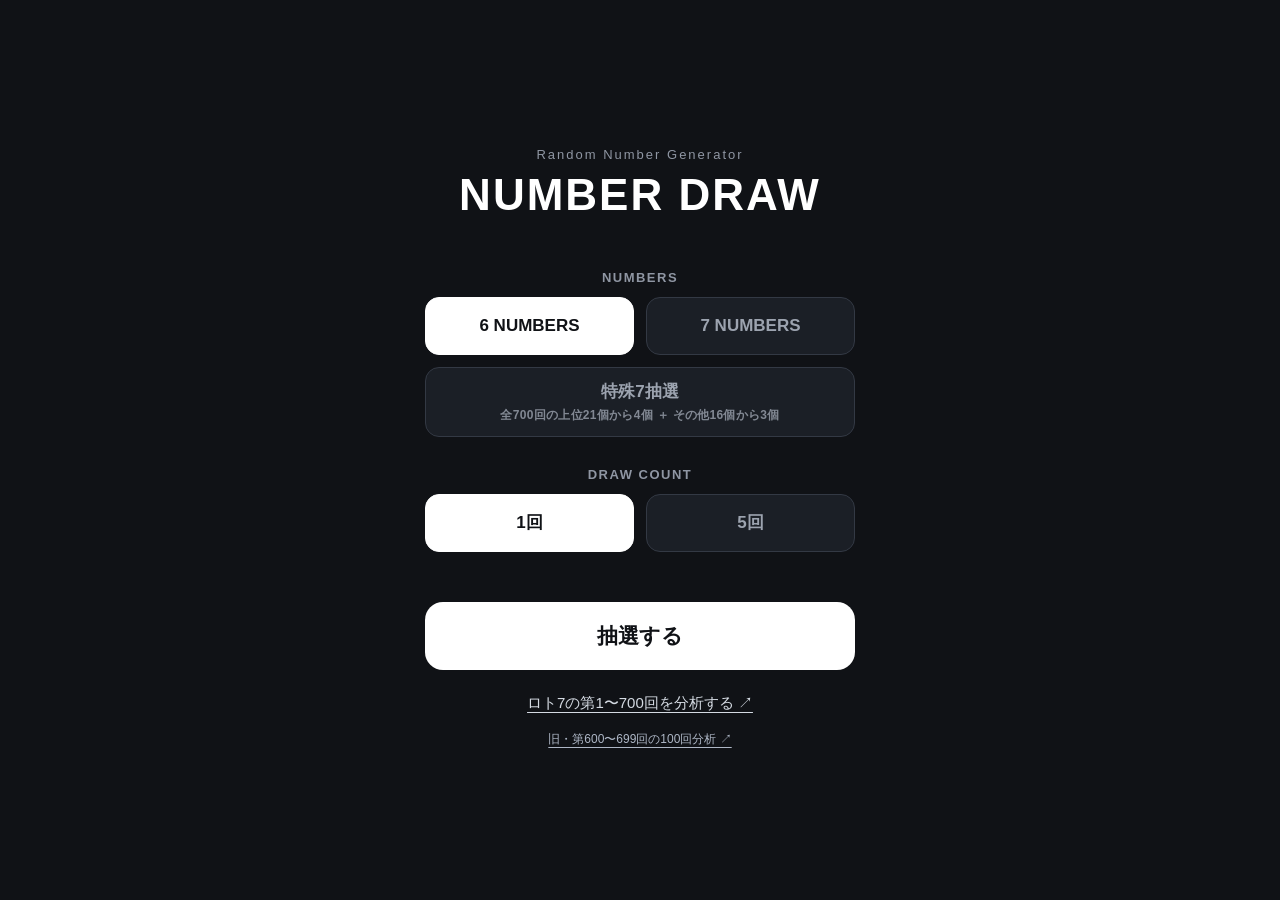
<file: index.html>
<!DOCTYPE html>
<html lang="ja">
<head>
  <meta charset="UTF-8">
  <meta name="viewport" content="width=device-width, initial-scale=1.0">
  <meta name="theme-color" content="#101216">
  <meta name="apple-mobile-web-app-capable" content="yes">

  <title>NUMBER DRAW</title>

  <link rel="manifest" href="manifest.json">
  <link rel="stylesheet" href="style.css">
  <!-- 追加した特殊7のスタイル。既存 style.css は変更しません -->
  <style>
    #top-screen { overflow-y: auto; }
    #top-screen .top-content { margin: auto 0; }
    .special-mode-button {
      grid-column: 1 / -1;
      min-height: 70px;
      display: flex;
      flex-direction: column;
      align-items: center;
      justify-content: center;
      gap: 4px;
      padding: 9px 12px;
    }
    .special-mode-button .mode-subtitle {
      font-size: 12px;
      font-weight: 600;
      letter-spacing: .025em;
      opacity: .8;
    }
    .special-result-note {
      font-size: 12px;
      color: #aeb7c6;
      margin: 7px 0 0;
    }
    .result-number.special-top-number { color: #83d4bc; }
    @media (max-height: 700px) {
      .special-mode-button { min-height: 62px; }
    }
  </style>
</head>

<body>

  <main id="app">

    <!-- =========================
         TOP SCREEN
    ========================== -->

    <section id="top-screen" class="screen active">

      <div class="top-content">

        <div class="title-area">
          <p class="sub-title">Random Number Generator</p>
          <h1>NUMBER DRAW</h1>
        </div>

        <div class="setting-block">
          <p class="setting-title">NUMBERS</p>

          <div class="choice-row">

            <button
              class="choice-button mode-button active"
              data-mode="6"
            >
              6 NUMBERS
            </button>

            <button
              class="choice-button mode-button"
              data-mode="7"
            >
              7 NUMBERS
            </button>

            <button
              class="choice-button mode-button special-mode-button"
              type="button"
              data-mode="special7"
              aria-label="特殊7抽選。第1回から第700回のランキング上位21個から4個、その他16個から3個"
            >
              <span>特殊7抽選</span>
              <span class="mode-subtitle">全700回の上位21個から4個 ＋ その他16個から3個</span>
            </button>

          </div>
        </div>

        <div class="setting-block">
          <p class="setting-title">DRAW COUNT</p>

          <div class="choice-row">

            <button
              class="choice-button count-button active"
              data-count="1"
            >
              1回
            </button>

            <button
              class="choice-button count-button"
              data-count="5"
            >
              5回
            </button>

          </div>
        </div>

        <button id="draw-button">
          抽選する
        </button>

        <!-- 固定の過去統計を閲覧するためのリンク。抽せんロジックには影響しません。 -->
        <a href="stats700.html" style="display:block;width:100%;text-align:center;margin-top:14px;padding:10px;color:#d4dae2;text-decoration:underline;text-underline-offset:4px;font-size:15px;">
          ロト7の第1〜700回を分析する ↗
        </a>
        <a href="stats.html" style="display:block;width:100%;text-align:center;margin-top:2px;padding:6px;color:#aeb7c6;text-decoration:underline;text-underline-offset:4px;font-size:12px;">
          旧・第600〜699回の100回分析 ↗
        </a>

      </div>

    </section>


    <!-- =========================
         DRAWING SCREEN
    ========================== -->

    <section id="drawing-screen" class="screen">

      <div class="drawing-content">

        <p class="drawing-label">
          DRAWING
        </p>

        <div id="drawing-text">
          抽選中...
        </div>

      </div>

    </section>


    <!-- =========================
         RESULT SCREEN
    ========================== -->

    <section id="result-screen" class="screen">

      <div class="result-content">

        <div class="result-header">

          <p class="sub-title">
            Random Number Generator
          </p>

          <h2>RESULT</h2>
          <p id="result-mode-label">
            NUMBER 6
          </p>
          <p id="special-result-note" class="special-result-note" hidden>
            緑色の4個は、全700回の上位21個から選ばれた数字です
          </p>

        </div>

        <div id="result-list"></div>

        <div class="result-buttons">

          <button id="again-button">
            もう一度抽選
          </button>

          <button id="top-button">
            トップへ
          </button>

        </div>

      </div>

    </section>

  </main>

  <script src="app.js"></script>

</body>
</html>
</file>
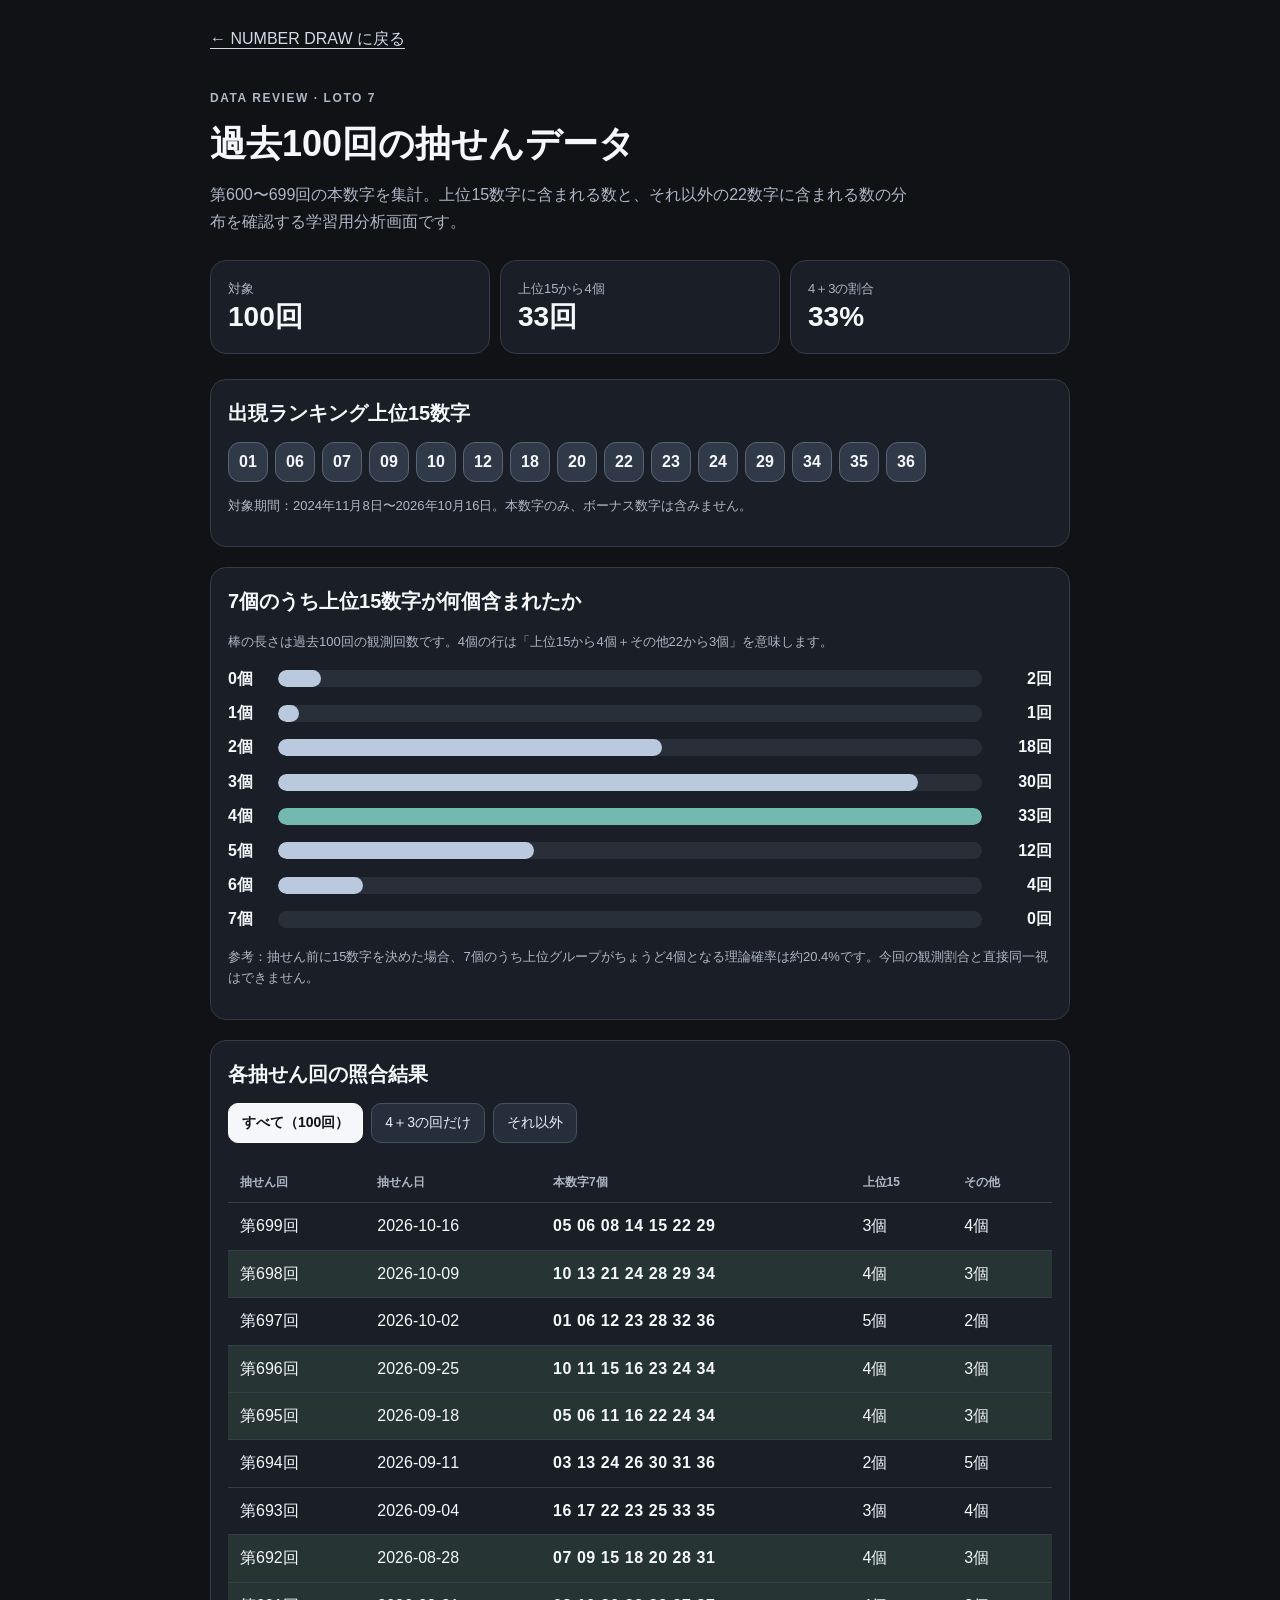
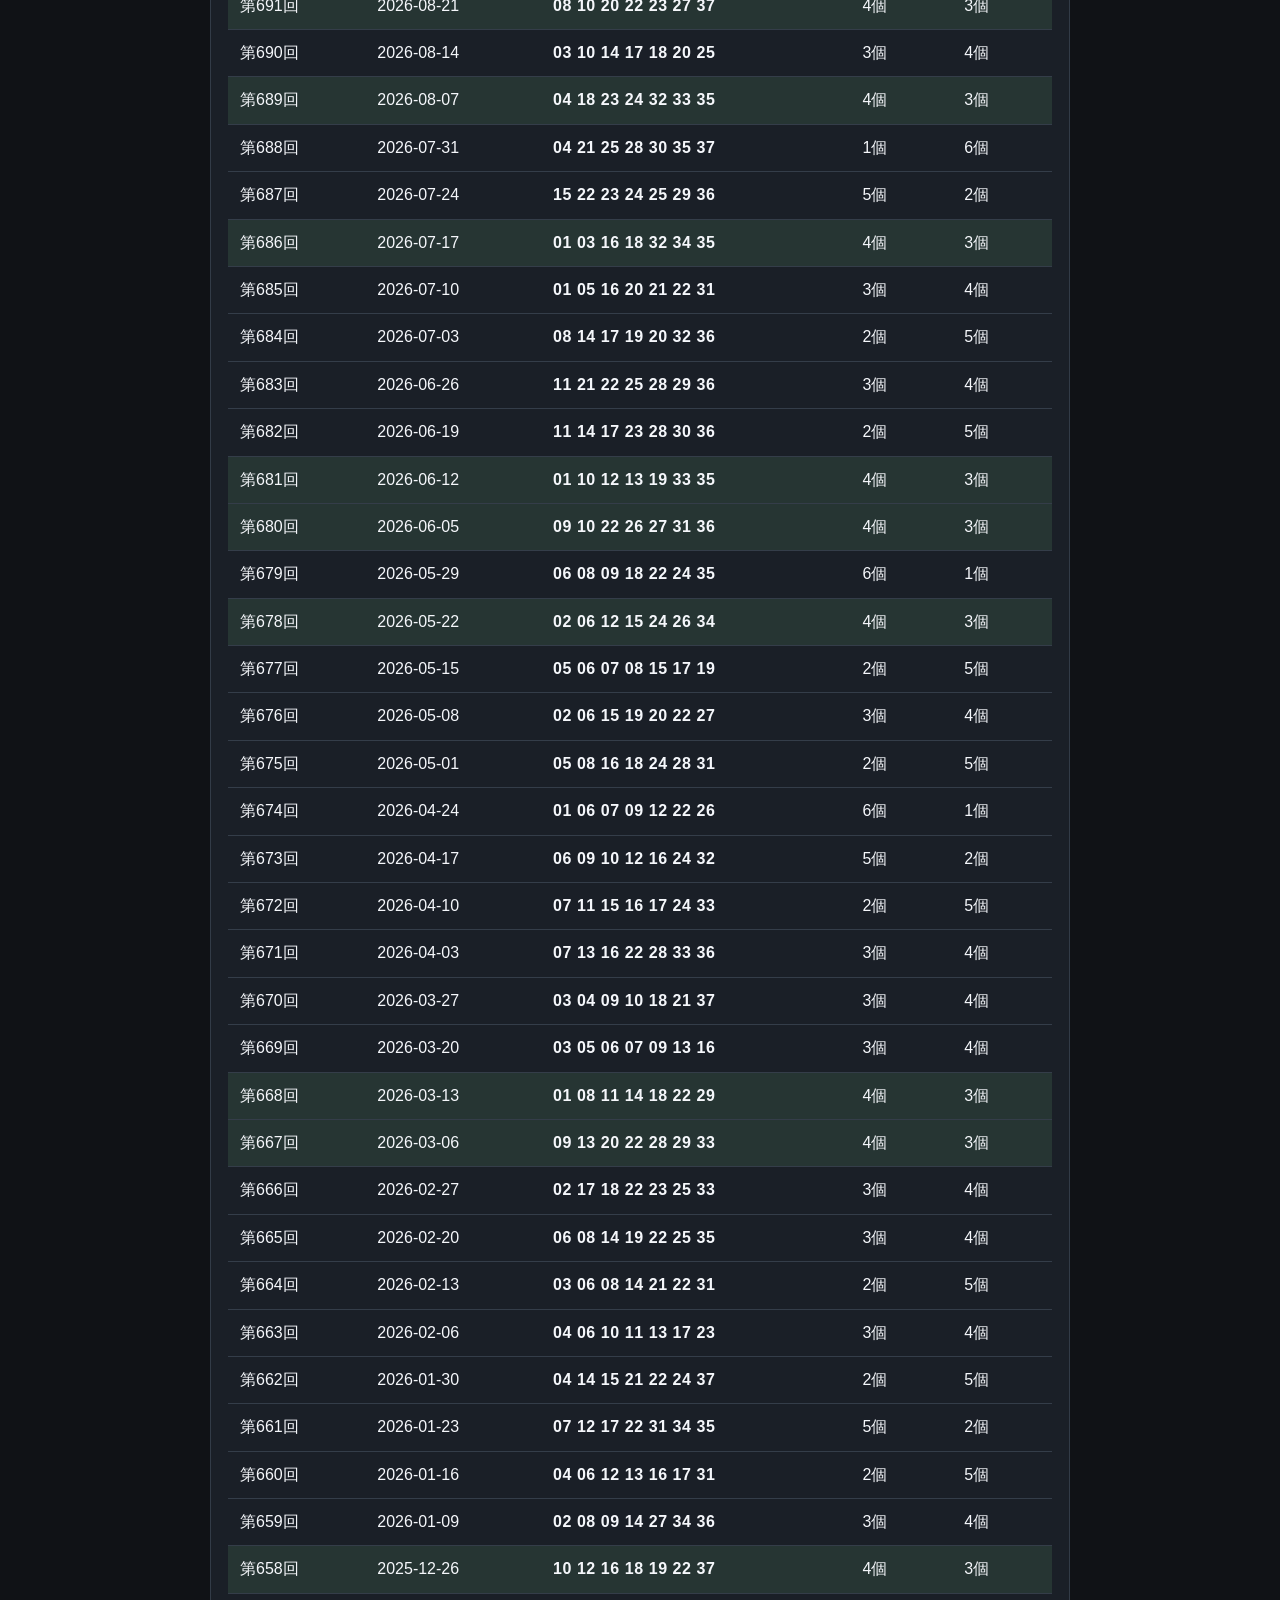
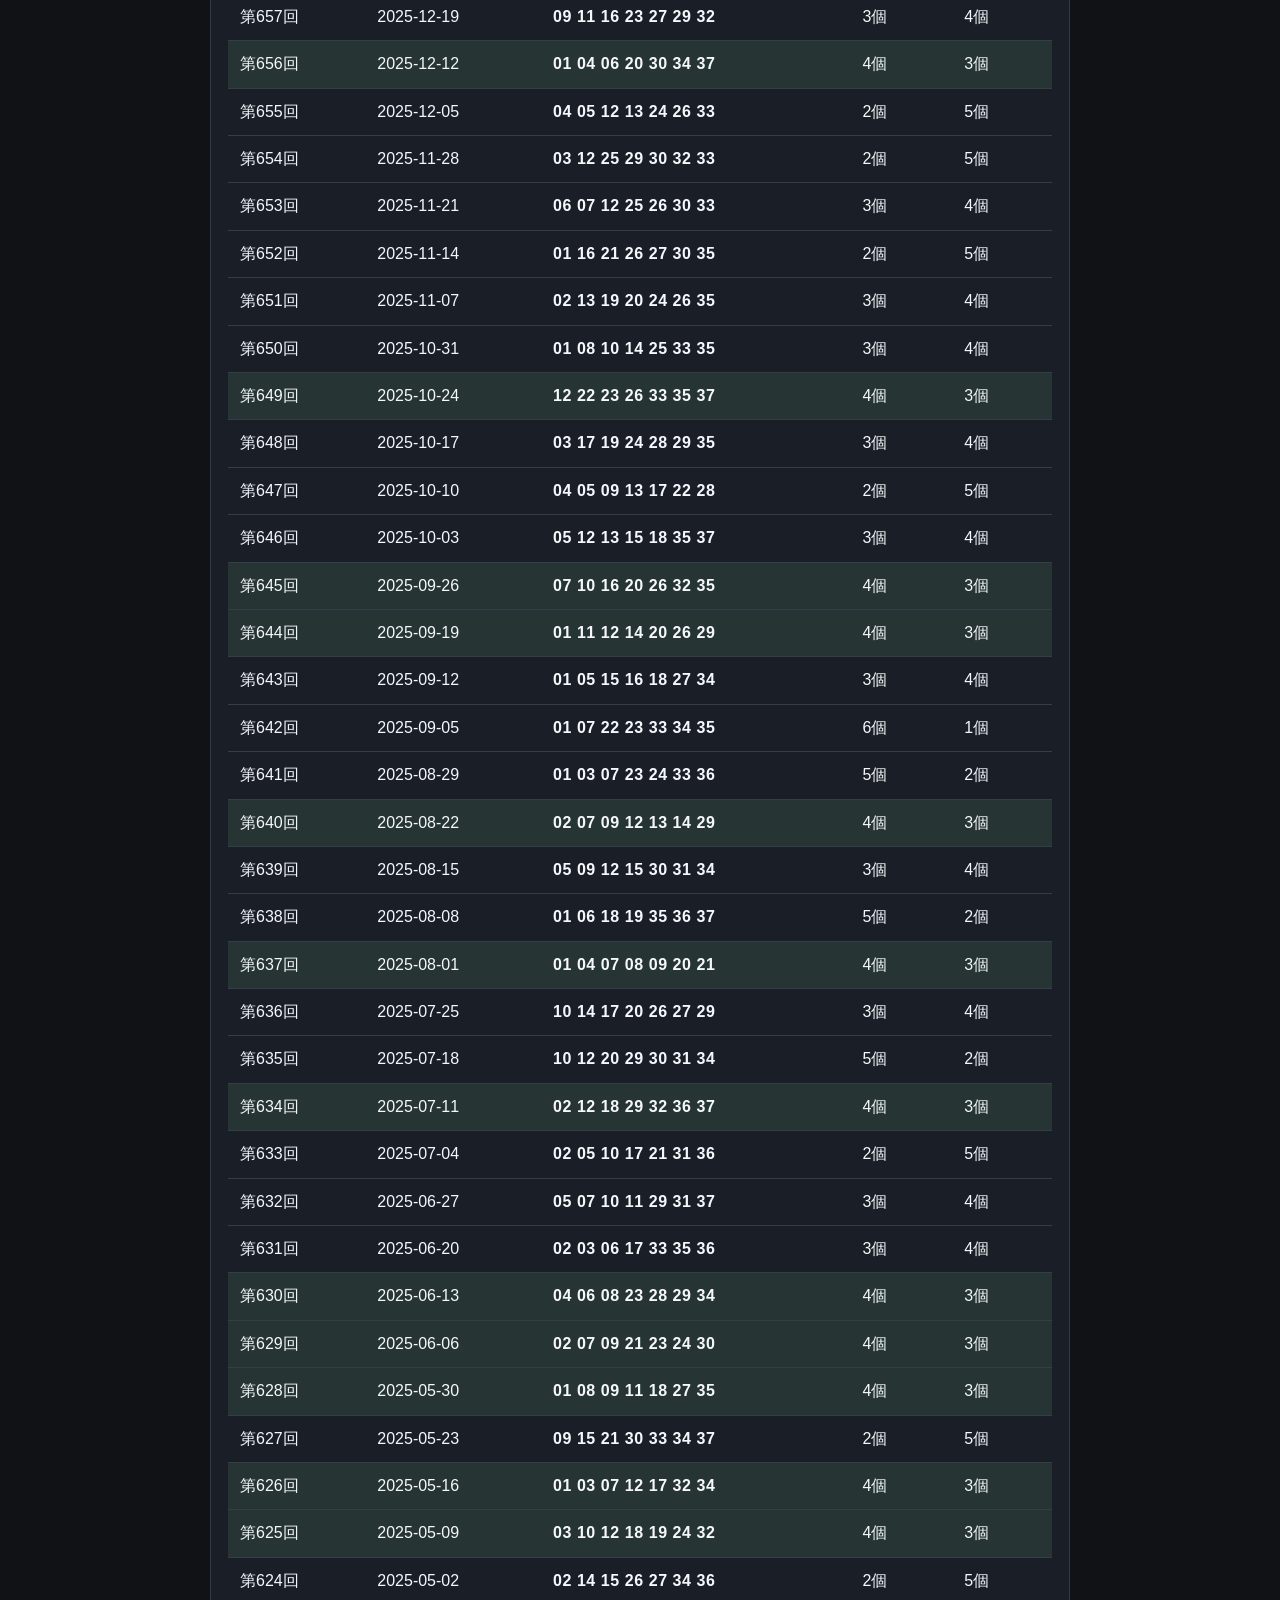
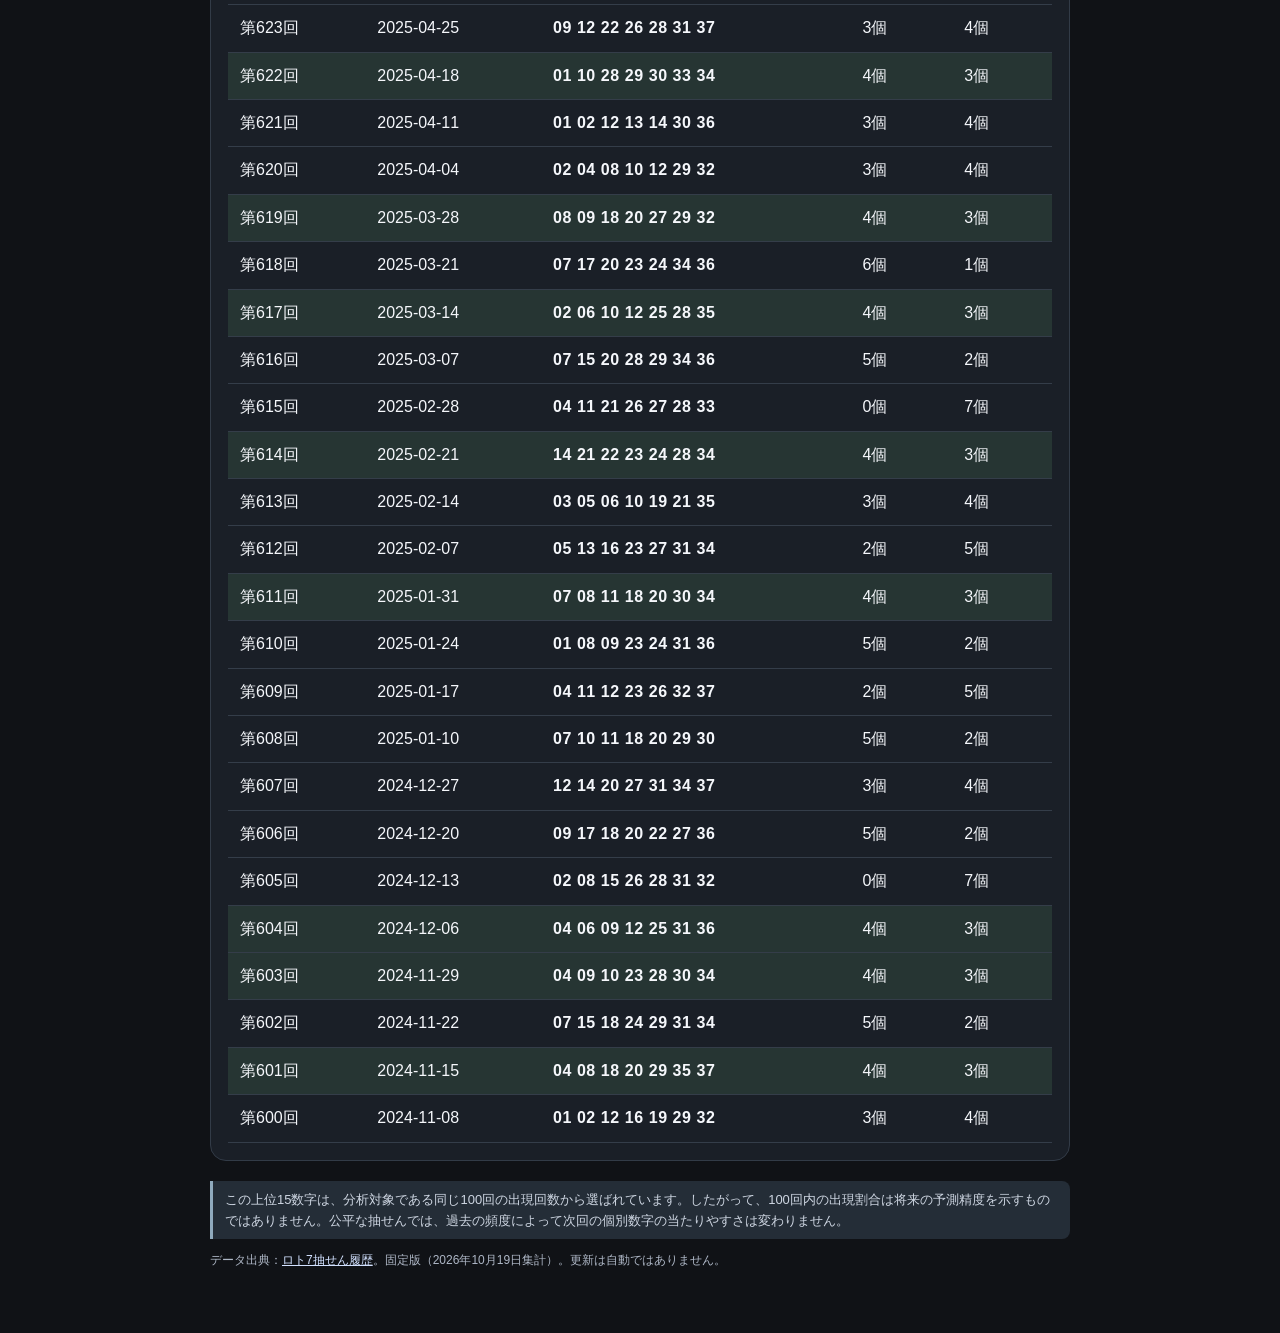
<file: stats.html>
<!DOCTYPE html>
<html lang="ja">
<head>
<meta charset="UTF-8">
<meta name="viewport" content="width=device-width, initial-scale=1.0">
<meta name="theme-color" content="#101216">
<meta name="apple-mobile-web-app-capable" content="yes">
<link rel="manifest" href="manifest.json">
<title>過去100回の統計 | NUMBER DRAW</title>
<style>
*{box-sizing:border-box}html{color-scheme:dark}body{margin:0;background:#101216;color:#f5f7fb;font-family:-apple-system,BlinkMacSystemFont,'Segoe UI',sans-serif;line-height:1.65}
main{max-width:900px;margin:auto;padding:26px 20px 50px}.back{color:#d2d9e4;display:inline-block;margin-bottom:25px;text-underline-offset:4px}.eyebrow{color:#aeb7c6;letter-spacing:.13em;font-size:12px;font-weight:800}h1{font-size:clamp(24px,5.4vw,36px);margin:5px 0 6px;line-height:1.25}h2{font-size:20px;margin:0 0 12px}.muted{color:#aeb7c6}.intro{max-width:710px}.tiles{display:grid;grid-template-columns:repeat(3,1fr);gap:10px;margin:25px 0}.tile,.panel{border:1px solid #323b47;background:#1a1f27;border-radius:16px;padding:17px}.tile span{font-size:13px;color:#acb6c5;display:block}.tile strong{font-size:28px;display:block;line-height:1.3;font-variant-numeric:tabular-nums}.panel{margin:15px 0 20px}.balls{display:flex;flex-wrap:wrap;gap:7px;margin:10px 0}.ball{display:inline-flex;align-items:center;justify-content:center;width:40px;height:40px;border-radius:12px;background:#303947;border:1px solid #596475;font-weight:800;font-variant-numeric:tabular-nums}.small{font-size:13px}.filters{display:flex;gap:8px;align-items:center;flex-wrap:wrap;margin:12px 0 20px}.filters button{border:1px solid #445064;background:#262e3b;color:#e6edfc;border-radius:10px;padding:10px 13px;font-size:14px;cursor:pointer}.filters button[aria-pressed="true"]{background:#f5f7fb;color:#101216;border-color:#fff;font-weight:800}.bar-grid{display:grid;grid-template-columns:38px 1fr 58px;gap:8px 12px;align-items:center}.bar-track{height:17px;background:#292f39;border-radius:9px;overflow:hidden}.bar-fill{height:100%;background:#bbc9de;border-radius:9px}.bar-fill.highlight{background:#74b9b0}.bar-label,.bar-count{font-variant-numeric:tabular-nums;font-weight:700}.bar-count{text-align:right}.table-wrap{overflow-x:auto}table{border-collapse:collapse;width:100%;font-variant-numeric:tabular-nums}th,td{padding:10px 12px;border-bottom:1px solid #343d49;text-align:left}th{color:#aeb7c6;font-size:12px;font-weight:700}td.nums{font-weight:800;white-space:nowrap;letter-spacing:.035em}tr.highlight{background:#263533}.hint{border-left:3px solid #8faabd;padding:8px 12px;color:#ced6e2;font-size:13px;background:#242d37;border-radius:0 8px 8px 0;margin-top:20px}.foot{font-size:12px;color:#aeb7c6;overflow-wrap:anywhere}a{color:#d2e1ff}select{background:#272e39;color:#fff;border:1px solid #5b6572;padding:10px;border-radius:10px;font-size:15px}
@media(max-width:600px){main{padding:22px 14px 40px}.tile{padding:12px}.tiles{gap:7px}.tile strong{font-size:23px}.tile span{font-size:11px}.panel{padding:14px}th,td{padding:9px 8px;font-size:13px}.ball{width:38px;height:38px}}
</style>
</head>
<body>
<main>
 <a class="back" href="index.html">← NUMBER DRAW に戻る</a>
 <p class="eyebrow">DATA REVIEW · LOTO 7</p>
 <h1>過去100回の抽せんデータ</h1>
 <p class="intro muted">第600〜699回の本数字を集計。上位15数字に含まれる数と、それ以外の22数字に含まれる数の分布を確認する学習用分析画面です。</p>
 <div class="tiles">
   <div class="tile"><span>対象</span><strong>100回</strong></div>
   <div class="tile"><span>上位15から4個</span><strong id="match-count">—</strong></div>
   <div class="tile"><span>4＋3の割合</span><strong id="match-percent">—</strong></div>
 </div>
 <section class="panel">
   <h2>出現ランキング上位15数字</h2>
   <div id="top-balls" class="balls" aria-label="上位15数字"></div>
   <p class="muted small">対象期間：2024年11月8日〜2026年10月16日。本数字のみ、ボーナス数字は含みません。</p>
 </section>
 <section class="panel">
   <h2>7個のうち上位15数字が何個含まれたか</h2>
   <p class="muted small">棒の長さは過去100回の観測回数です。4個の行は「上位15から4個＋その他22から3個」を意味します。</p>
   <div id="histogram" class="bar-grid" role="img" aria-label="上位15数字の含有個数別、抽せん100回の分布"></div>
   <p id="expected" class="muted small"></p>
 </section>
 <section class="panel">
   <h2>各抽せん回の照合結果</h2>
   <div class="filters" role="group" aria-label="抽せん結果の絞り込み">
     <button type="button" data-filter="all" aria-pressed="true">すべて（100回）</button>
     <button type="button" data-filter="four" aria-pressed="false">4＋3の回だけ</button>
     <button type="button" data-filter="other" aria-pressed="false">それ以外</button>
   </div>
   <div class="table-wrap"><table><thead><tr><th>抽せん回</th><th>抽せん日</th><th>本数字7個</th><th>上位15</th><th>その他</th></tr></thead><tbody id="history"></tbody></table></div>
 </section>
 <div class="hint">この上位15数字は、分析対象である同じ100回の出現回数から選ばれています。したがって、100回内の出現割合は将来の予測精度を示すものではありません。公平な抽せんでは、過去の頻度によって次回の個別数字の当たりやすさは変わりません。</div>
 <p class="foot">データ出典：<a href="https://kujishirube.info/loto7/history/" target="_blank" rel="noopener noreferrer">ロト7抽せん履歴</a>。固定版（2026年10月19日集計）。更新は自動ではありません。</p>
</main>
<script src="stats.js"></script>
<script>if('serviceWorker' in navigator)window.addEventListener('load',()=>navigator.serviceWorker.register('./sw.js',{scope:'./'}).catch(()=>{}));</script>
</body>
</html>
</file>
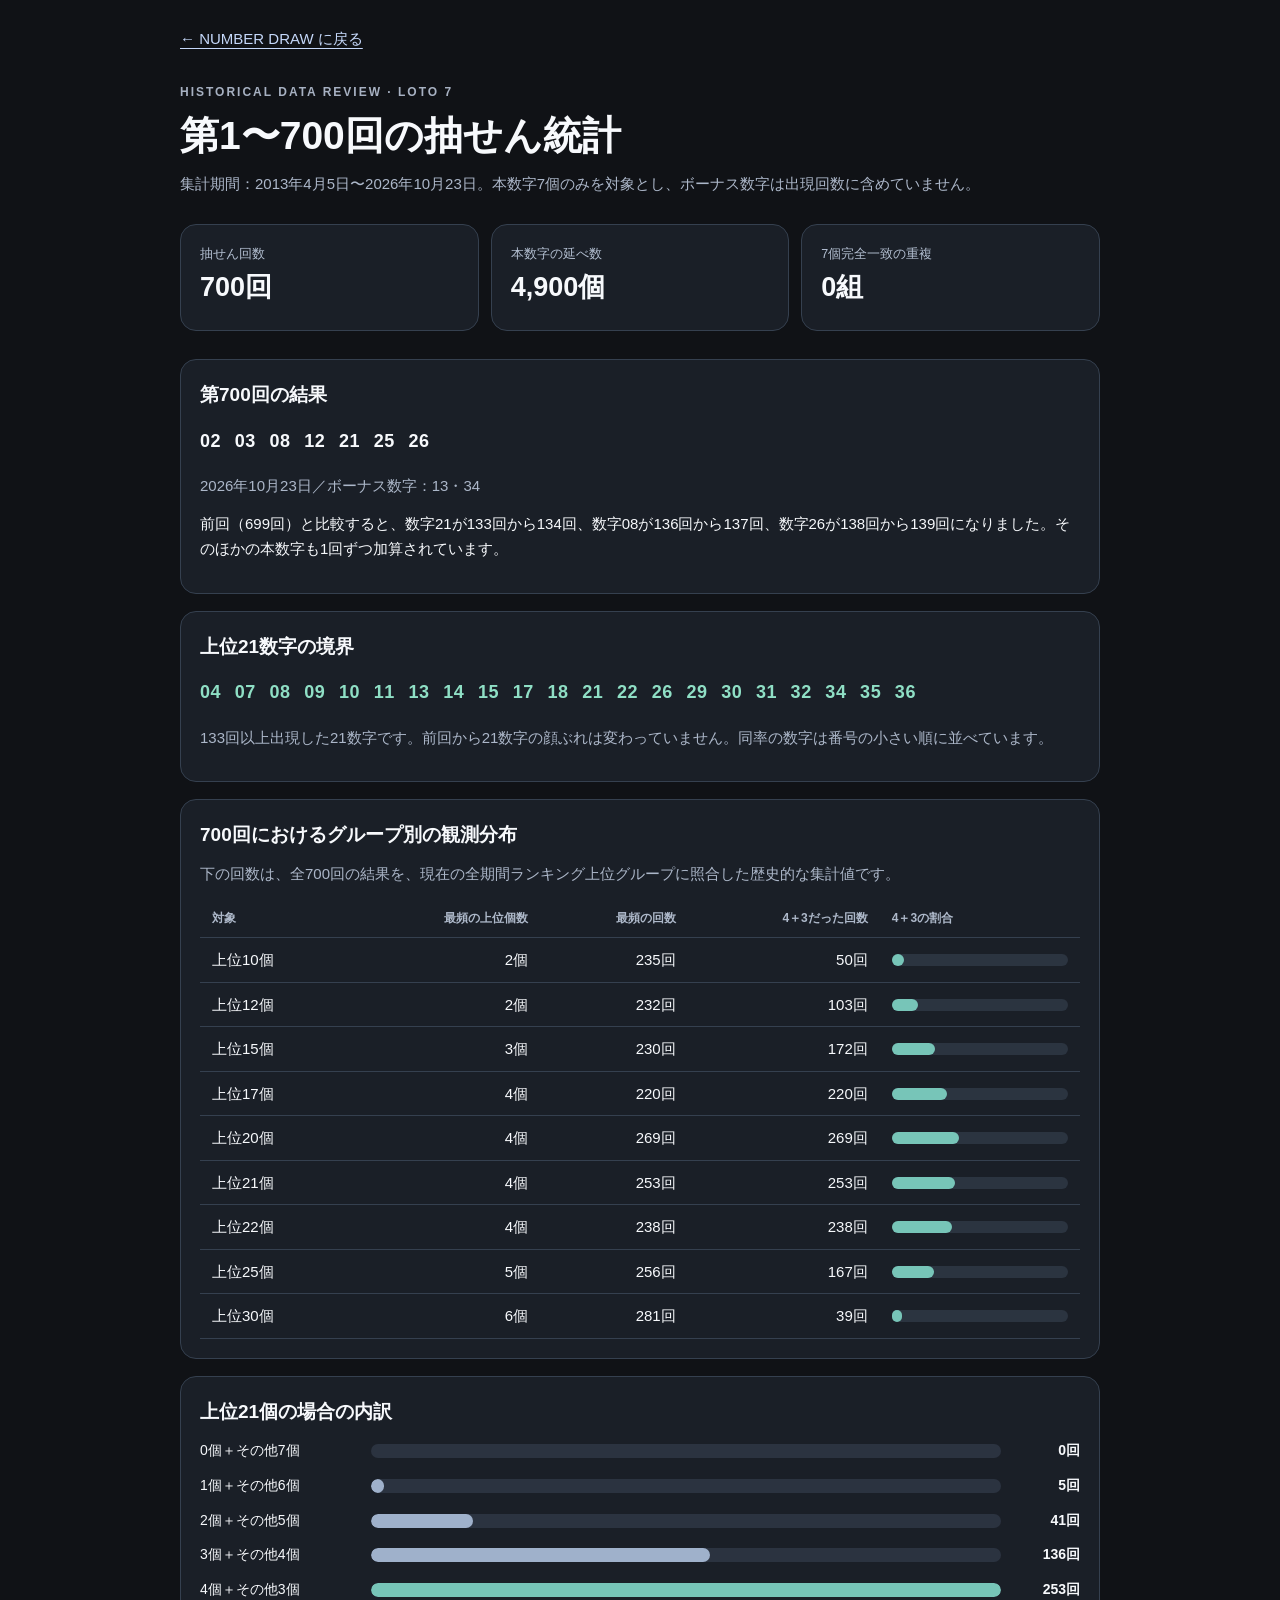
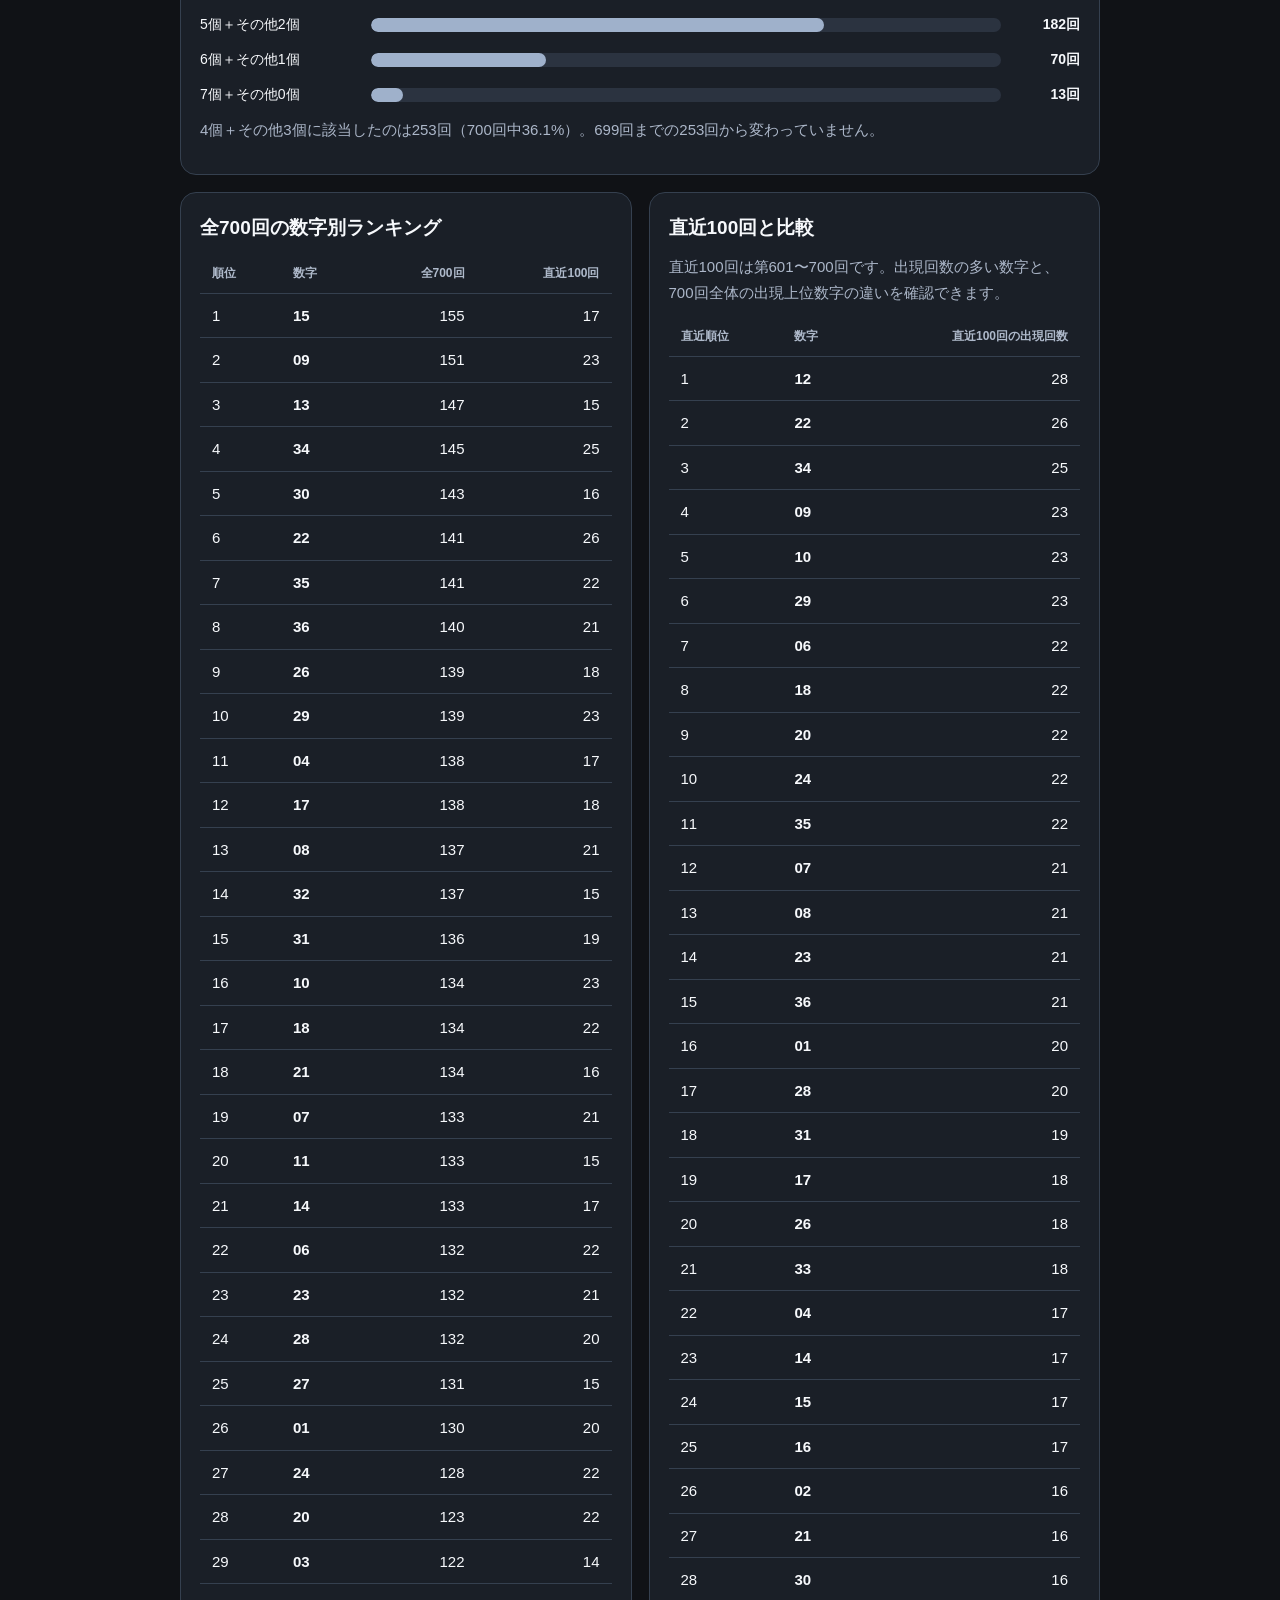
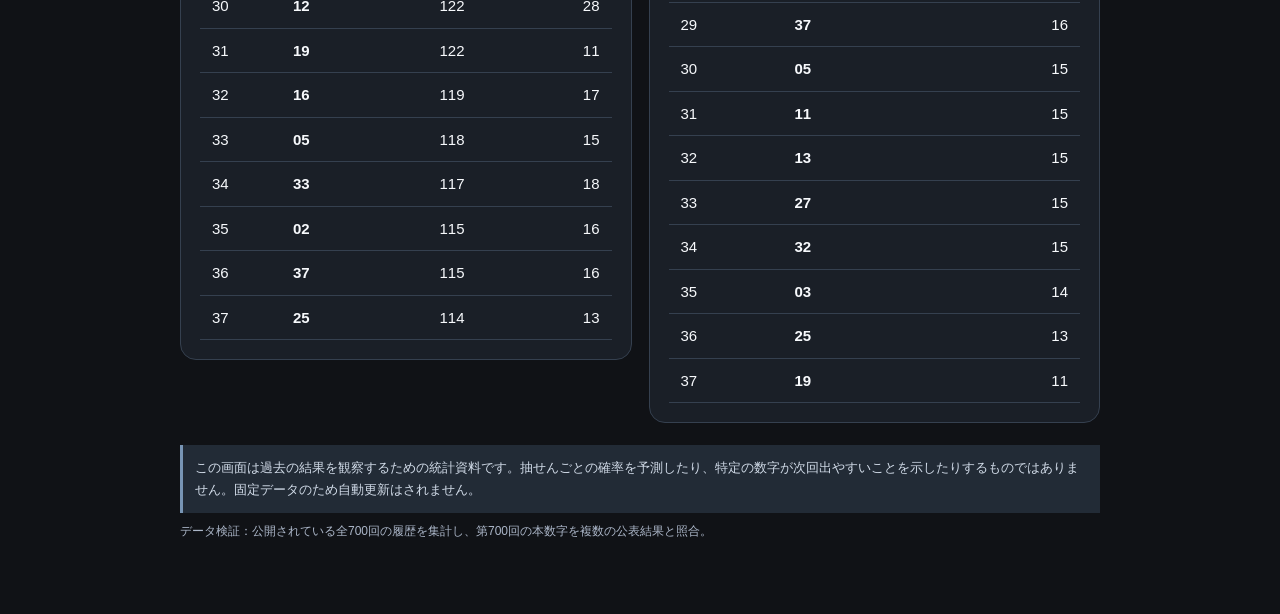
<file: stats700.html>
<!DOCTYPE html>
<html lang="ja"><head><meta charset="utf-8"><meta name="viewport" content="width=device-width,initial-scale=1">
<meta name="theme-color" content="#101216"><meta name="apple-mobile-web-app-capable" content="yes">
<link rel="manifest" href="manifest.json"><title>ロト7 第1〜700回の統計 | NUMBER DRAW</title>
<style>
:root{color-scheme:dark}*{box-sizing:border-box}body{margin:0;background:#101216;color:#f7f9fc;font:15px/1.7 -apple-system,BlinkMacSystemFont,'Segoe UI',sans-serif}main{max-width:960px;margin:auto;padding:26px 20px 60px}a{color:#c5d8fa;text-underline-offset:4px}.back{display:inline-block;margin-bottom:30px}.kicker{letter-spacing:2px;color:#a7b1c2;font-size:12px;font-weight:800}h1{font-size:clamp(27px,5vw,39px);line-height:1.25;margin:10px 0}h2{font-size:19px;margin:0 0 10px}p{margin:8px 0 12px}.muted{color:#acb7c9}.cards{display:grid;grid-template-columns:repeat(3,minmax(0,1fr));gap:12px;margin:28px 0}.card,.panel{background:#1a1f27;border:1px solid #35404f;border-radius:16px;padding:19px}.card small{display:block;color:#b3bfd1}.card strong{display:block;font-size:27px;font-variant-numeric:tabular-nums}.panel{margin-top:17px}.highlight{color:#8fdfc5}.nums{word-spacing:.45em;letter-spacing:.03em;line-height:2.2;font-size:18px;font-weight:800}.distline{display:grid;grid-template-columns:160px 1fr 68px;align-items:center;gap:11px;margin:11px 0;font-size:14px}.distline strong{text-align:right;font-variant-numeric:tabular-nums}.track{height:14px;border-radius:7px;background:#2b3340;overflow:hidden}.fill{height:100%;background:#9fb1cb;border-radius:7px}.fill.selected{background:#77c5b8}table{border-collapse:collapse;width:100%;font-variant-numeric:tabular-nums}td,th{border-bottom:1px solid #35404f;padding:9px 12px;text-align:left}th{color:#aeb9ca;font-size:12px}td.num,.num{text-align:right}td.number{font-weight:800}.tables{display:grid;grid-template-columns:1fr 1fr;gap:17px;align-items:start}.tablewrap{overflow:auto}.bar{width:100%;height:12px;border-radius:10px;background:#2b3440;min-width:90px}.bar>div{height:100%;background:#77c5b8;border-radius:10px}.foot{border-left:3px solid #7895b5;padding:12px;background:#222b36;color:#d1dbe8;margin-top:22px;font-size:13px}@media(max-width:700px){main{padding:20px 14px 45px}.cards{gap:7px}.card{padding:12px}.card strong{font-size:23px}.card small{font-size:11px}.panel{padding:15px}.tables{grid-template-columns:1fr}td,th{padding:8px 9px}.distline{grid-template-columns:120px 1fr 47px;gap:6px;font-size:12px}}
</style></head><body><main>
<a class="back" href="index.html">← NUMBER DRAW に戻る</a>
<div class="kicker">HISTORICAL DATA REVIEW · LOTO 7</div>
<h1>第1〜700回の抽せん統計</h1>
<p class="muted">集計期間：2013年4月5日〜2026年10月23日。本数字7個のみを対象とし、ボーナス数字は出現回数に含めていません。</p>
<div class="cards"><div class="card"><small>抽せん回数</small><strong>700回</strong></div><div class="card"><small>本数字の延べ数</small><strong>4,900個</strong></div><div class="card"><small>7個完全一致の重複</small><strong>0組</strong></div></div>
<section class="panel"><h2>第700回の結果</h2><p class="nums">02 03 08 12 21 25 26</p><p class="muted">2026年10月23日／ボーナス数字：13・34</p><p>前回（699回）と比較すると、数字21が133回から134回、数字08が136回から137回、数字26が138回から139回になりました。そのほかの本数字も1回ずつ加算されています。</p></section>
<section class="panel"><h2>上位21数字の境界</h2><p class="nums highlight">04 07 08 09 10 11 13 14 15 17 18 21 22 26 29 30 31 32 34 35 36</p><p class="muted">133回以上出現した21数字です。前回から21数字の顔ぶれは変わっていません。同率の数字は番号の小さい順に並べています。</p></section>
<section class="panel"><h2>700回におけるグループ別の観測分布</h2><p class="muted">下の回数は、全700回の結果を、現在の全期間ランキング上位グループに照合した歴史的な集計値です。</p><div class="tablewrap"><table><thead><tr><th>対象</th><th class="num">最頻の上位個数</th><th class="num">最頻の回数</th><th class="num">4＋3だった回数</th><th>4＋3の割合</th></tr></thead><tbody><tr><td>上位10個</td><td class="num">2個</td><td class="num">235回</td><td class="num">50回</td><td><div class="bar"><div style="width:7.14%"></div></div></td></tr>
<tr><td>上位12個</td><td class="num">2個</td><td class="num">232回</td><td class="num">103回</td><td><div class="bar"><div style="width:14.71%"></div></div></td></tr>
<tr><td>上位15個</td><td class="num">3個</td><td class="num">230回</td><td class="num">172回</td><td><div class="bar"><div style="width:24.57%"></div></div></td></tr>
<tr><td>上位17個</td><td class="num">4個</td><td class="num">220回</td><td class="num">220回</td><td><div class="bar"><div style="width:31.43%"></div></div></td></tr>
<tr><td>上位20個</td><td class="num">4個</td><td class="num">269回</td><td class="num">269回</td><td><div class="bar"><div style="width:38.43%"></div></div></td></tr>
<tr><td>上位21個</td><td class="num">4個</td><td class="num">253回</td><td class="num">253回</td><td><div class="bar"><div style="width:36.14%"></div></div></td></tr>
<tr><td>上位22個</td><td class="num">4個</td><td class="num">238回</td><td class="num">238回</td><td><div class="bar"><div style="width:34.00%"></div></div></td></tr>
<tr><td>上位25個</td><td class="num">5個</td><td class="num">256回</td><td class="num">167回</td><td><div class="bar"><div style="width:23.86%"></div></div></td></tr>
<tr><td>上位30個</td><td class="num">6個</td><td class="num">281回</td><td class="num">39回</td><td><div class="bar"><div style="width:5.57%"></div></div></td></tr></tbody></table></div></section>
<section class="panel"><h2>上位21個の場合の内訳</h2><div class="distline"><div>0個＋その他7個</div><div class="track"><div class="fill " style="width:0.0%"></div></div><strong>0回</strong></div>
<div class="distline"><div>1個＋その他6個</div><div class="track"><div class="fill " style="width:2.0%"></div></div><strong>5回</strong></div>
<div class="distline"><div>2個＋その他5個</div><div class="track"><div class="fill " style="width:16.2%"></div></div><strong>41回</strong></div>
<div class="distline"><div>3個＋その他4個</div><div class="track"><div class="fill " style="width:53.8%"></div></div><strong>136回</strong></div>
<div class="distline"><div>4個＋その他3個</div><div class="track"><div class="fill selected" style="width:100.0%"></div></div><strong>253回</strong></div>
<div class="distline"><div>5個＋その他2個</div><div class="track"><div class="fill " style="width:71.9%"></div></div><strong>182回</strong></div>
<div class="distline"><div>6個＋その他1個</div><div class="track"><div class="fill " style="width:27.7%"></div></div><strong>70回</strong></div>
<div class="distline"><div>7個＋その他0個</div><div class="track"><div class="fill " style="width:5.1%"></div></div><strong>13回</strong></div><p class="muted">4個＋その他3個に該当したのは253回（700回中36.1%）。699回までの253回から変わっていません。</p></section>
<div class="tables"><section class="panel"><h2>全700回の数字別ランキング</h2><div class="tablewrap"><table><thead><tr><th>順位</th><th>数字</th><th class="num">全700回</th><th class="num">直近100回</th></tr></thead><tbody><tr><td>1</td><td class="number">15</td><td class="num">155</td><td class="num">17</td></tr>
<tr><td>2</td><td class="number">09</td><td class="num">151</td><td class="num">23</td></tr>
<tr><td>3</td><td class="number">13</td><td class="num">147</td><td class="num">15</td></tr>
<tr><td>4</td><td class="number">34</td><td class="num">145</td><td class="num">25</td></tr>
<tr><td>5</td><td class="number">30</td><td class="num">143</td><td class="num">16</td></tr>
<tr><td>6</td><td class="number">22</td><td class="num">141</td><td class="num">26</td></tr>
<tr><td>7</td><td class="number">35</td><td class="num">141</td><td class="num">22</td></tr>
<tr><td>8</td><td class="number">36</td><td class="num">140</td><td class="num">21</td></tr>
<tr><td>9</td><td class="number">26</td><td class="num">139</td><td class="num">18</td></tr>
<tr><td>10</td><td class="number">29</td><td class="num">139</td><td class="num">23</td></tr>
<tr><td>11</td><td class="number">04</td><td class="num">138</td><td class="num">17</td></tr>
<tr><td>12</td><td class="number">17</td><td class="num">138</td><td class="num">18</td></tr>
<tr><td>13</td><td class="number">08</td><td class="num">137</td><td class="num">21</td></tr>
<tr><td>14</td><td class="number">32</td><td class="num">137</td><td class="num">15</td></tr>
<tr><td>15</td><td class="number">31</td><td class="num">136</td><td class="num">19</td></tr>
<tr><td>16</td><td class="number">10</td><td class="num">134</td><td class="num">23</td></tr>
<tr><td>17</td><td class="number">18</td><td class="num">134</td><td class="num">22</td></tr>
<tr><td>18</td><td class="number">21</td><td class="num">134</td><td class="num">16</td></tr>
<tr><td>19</td><td class="number">07</td><td class="num">133</td><td class="num">21</td></tr>
<tr><td>20</td><td class="number">11</td><td class="num">133</td><td class="num">15</td></tr>
<tr><td>21</td><td class="number">14</td><td class="num">133</td><td class="num">17</td></tr>
<tr><td>22</td><td class="number">06</td><td class="num">132</td><td class="num">22</td></tr>
<tr><td>23</td><td class="number">23</td><td class="num">132</td><td class="num">21</td></tr>
<tr><td>24</td><td class="number">28</td><td class="num">132</td><td class="num">20</td></tr>
<tr><td>25</td><td class="number">27</td><td class="num">131</td><td class="num">15</td></tr>
<tr><td>26</td><td class="number">01</td><td class="num">130</td><td class="num">20</td></tr>
<tr><td>27</td><td class="number">24</td><td class="num">128</td><td class="num">22</td></tr>
<tr><td>28</td><td class="number">20</td><td class="num">123</td><td class="num">22</td></tr>
<tr><td>29</td><td class="number">03</td><td class="num">122</td><td class="num">14</td></tr>
<tr><td>30</td><td class="number">12</td><td class="num">122</td><td class="num">28</td></tr>
<tr><td>31</td><td class="number">19</td><td class="num">122</td><td class="num">11</td></tr>
<tr><td>32</td><td class="number">16</td><td class="num">119</td><td class="num">17</td></tr>
<tr><td>33</td><td class="number">05</td><td class="num">118</td><td class="num">15</td></tr>
<tr><td>34</td><td class="number">33</td><td class="num">117</td><td class="num">18</td></tr>
<tr><td>35</td><td class="number">02</td><td class="num">115</td><td class="num">16</td></tr>
<tr><td>36</td><td class="number">37</td><td class="num">115</td><td class="num">16</td></tr>
<tr><td>37</td><td class="number">25</td><td class="num">114</td><td class="num">13</td></tr></tbody></table></div></section><section class="panel"><h2>直近100回と比較</h2><p class="muted">直近100回は第601〜700回です。出現回数の多い数字と、700回全体の出現上位数字の違いを確認できます。</p><div class="tablewrap"><table><thead><tr><th>直近順位</th><th>数字</th><th class="num">直近100回の出現回数</th></tr></thead><tbody><tr><td>1</td><td class="number">12</td><td class="num">28</td></tr><tr><td>2</td><td class="number">22</td><td class="num">26</td></tr><tr><td>3</td><td class="number">34</td><td class="num">25</td></tr><tr><td>4</td><td class="number">09</td><td class="num">23</td></tr><tr><td>5</td><td class="number">10</td><td class="num">23</td></tr><tr><td>6</td><td class="number">29</td><td class="num">23</td></tr><tr><td>7</td><td class="number">06</td><td class="num">22</td></tr><tr><td>8</td><td class="number">18</td><td class="num">22</td></tr><tr><td>9</td><td class="number">20</td><td class="num">22</td></tr><tr><td>10</td><td class="number">24</td><td class="num">22</td></tr><tr><td>11</td><td class="number">35</td><td class="num">22</td></tr><tr><td>12</td><td class="number">07</td><td class="num">21</td></tr><tr><td>13</td><td class="number">08</td><td class="num">21</td></tr><tr><td>14</td><td class="number">23</td><td class="num">21</td></tr><tr><td>15</td><td class="number">36</td><td class="num">21</td></tr><tr><td>16</td><td class="number">01</td><td class="num">20</td></tr><tr><td>17</td><td class="number">28</td><td class="num">20</td></tr><tr><td>18</td><td class="number">31</td><td class="num">19</td></tr><tr><td>19</td><td class="number">17</td><td class="num">18</td></tr><tr><td>20</td><td class="number">26</td><td class="num">18</td></tr><tr><td>21</td><td class="number">33</td><td class="num">18</td></tr><tr><td>22</td><td class="number">04</td><td class="num">17</td></tr><tr><td>23</td><td class="number">14</td><td class="num">17</td></tr><tr><td>24</td><td class="number">15</td><td class="num">17</td></tr><tr><td>25</td><td class="number">16</td><td class="num">17</td></tr><tr><td>26</td><td class="number">02</td><td class="num">16</td></tr><tr><td>27</td><td class="number">21</td><td class="num">16</td></tr><tr><td>28</td><td class="number">30</td><td class="num">16</td></tr><tr><td>29</td><td class="number">37</td><td class="num">16</td></tr><tr><td>30</td><td class="number">05</td><td class="num">15</td></tr><tr><td>31</td><td class="number">11</td><td class="num">15</td></tr><tr><td>32</td><td class="number">13</td><td class="num">15</td></tr><tr><td>33</td><td class="number">27</td><td class="num">15</td></tr><tr><td>34</td><td class="number">32</td><td class="num">15</td></tr><tr><td>35</td><td class="number">03</td><td class="num">14</td></tr><tr><td>36</td><td class="number">25</td><td class="num">13</td></tr><tr><td>37</td><td class="number">19</td><td class="num">11</td></tr></tbody></table></div></section></div>
<div class="foot">この画面は過去の結果を観察するための統計資料です。抽せんごとの確率を予測したり、特定の数字が次回出やすいことを示したりするものではありません。固定データのため自動更新はされません。</div>
<p class="muted" style="font-size:12px">データ検証：公開されている全700回の履歴を集計し、第700回の本数字を複数の公表結果と照合。</p>
</main><script>if('serviceWorker' in navigator)window.addEventListener('load',()=>navigator.serviceWorker.register('./sw.js',{scope:'./'}).catch(()=>{}));</script></body></html>
</file>
<file: style.css>
* {
  box-sizing: border-box;
}

html,
body {
  margin: 0;
  width: 100%;
  height: 100%;
  overflow: hidden;
}

body {
  font-family:
    -apple-system,
    BlinkMacSystemFont,
    "Segoe UI",
    sans-serif;

  background: #101216;
  color: #ffffff;
}

button {
  font-family: inherit;
}


/* =========================
   APP
========================= */

#app {
  width: 100%;
  height: 100svh;
}

.screen {
  display: none;

  width: 100%;
  height: 100%;

  padding:
    max(20px, env(safe-area-inset-top))
    20px
    max(20px, env(safe-area-inset-bottom));

  align-items: center;
  justify-content: center;
}

.screen.active {
  display: flex;
}


/* =========================
   TOP
========================= */

.top-content {
  width: 100%;
  max-width: 430px;

  display: flex;
  flex-direction: column;
  align-items: center;
}

.title-area {
  text-align: center;
  margin-bottom: 50px;
}

.sub-title {
  margin: 0 0 8px;

  font-size: 13px;
  letter-spacing: 2px;

  color: #8f96a3;
}

h1 {
  margin: 0;

  font-size: clamp(32px, 9vw, 44px);
  letter-spacing: 2px;
}


/* =========================
   SETTINGS
========================= */

.setting-block {
  width: 100%;
  margin-bottom: 30px;
}

.setting-title {
  margin: 0 0 12px;

  text-align: center;

  font-size: 13px;
  font-weight: 700;
  letter-spacing: 1.5px;

  color: #8f96a3;
}

.choice-row {
  display: grid;
  grid-template-columns: 1fr 1fr;

  gap: 12px;
}

.choice-button {
  min-height: 58px;

  border: 1px solid #333944;
  border-radius: 14px;

  background: #1b1f26;
  color: #9ca3af;

  font-size: 17px;
  font-weight: 700;

  cursor: pointer;

  transition:
    background 0.15s,
    color 0.15s,
    border-color 0.15s,
    transform 0.1s;
}

.choice-button:active {
  transform: scale(0.97);
}

.choice-button.active {
  background: #ffffff;
  color: #101216;
  border-color: #ffffff;
}

#draw-button {
  width: 100%;
  min-height: 68px;

  margin-top: 20px;

  border: none;
  border-radius: 18px;

  background: #ffffff;
  color: #101216;

  font-size: 21px;
  font-weight: 800;

  cursor: pointer;

  transition: transform 0.1s;
}

#draw-button:active {
  transform: scale(0.97);
}


/* =========================
   DRAWING SCREEN
========================= */

/* =========================
   DRAWING SCREEN
========================= */

.drawing-content {
  width: 100%;
  text-align: center;
}

.drawing-label {
  margin: 0 0 24px;

  font-size: 14px;
  font-weight: 700;
  letter-spacing: 4px;

  color: #8f96a3;
}

#drawing-text {
  font-size: clamp(34px, 10vw, 48px);
  font-weight: 800;
  letter-spacing: 2px;
}


/* =========================
   RESULT SCREEN
========================= */

.result-content {
  width: 100%;
  max-width: 500px;
  height: 100%;

  display: flex;
  flex-direction: column;
}

.result-header {
  text-align: center;

  padding-top: 10px;
  margin-bottom: 28px;
}

.result-header h2 {
  margin: 0;

  font-size: 34px;
  letter-spacing: 3px;
}


/* 結果一覧 */

#result-list {
  width: 100%;

  flex: 1;

  display: flex;
  flex-direction: column;

  justify-content: center;

  gap: 14px;
}

.result-row {
  width: 100%;

  padding: 16px 10px;

  border: 1px solid #2f3540;
  border-radius: 14px;

  background: #191d23;

  display: flex;
  align-items: center;
}

.result-label {
  width: 64px;
  flex-shrink: 0;

  font-size: 13px;
  font-weight: 700;

  color: #8f96a3;
}

.result-numbers {
  flex: 1;

  display: flex;
  justify-content: space-between;

  gap: 4px;

  font-size: clamp(17px, 4.6vw, 22px);
  font-weight: 800;

  font-variant-numeric: tabular-nums;
}

.result-number {
  min-width: 26px;
  text-align: center;
}


/* =========================
   RESULT BUTTONS
========================= */

.result-buttons {
  width: 100%;

  padding-top: 20px;

  display: grid;
  grid-template-columns: 1fr 1fr;

  gap: 10px;
}

.result-buttons button {
  min-height: 58px;

  border-radius: 14px;

  font-size: 16px;
  font-weight: 800;

  cursor: pointer;
}

#again-button {
  border: none;

  background: #ffffff;
  color: #101216;
}

#top-button {
  border: 1px solid #3b414d;

  background: #1b1f26;
  color: #ffffff;
}


/* =========================
   SMALL HEIGHT
========================= */

@media (max-height: 700px) {

  .title-area {
    margin-bottom: 30px;
  }

  .setting-block {
    margin-bottom: 20px;
  }

  #draw-button {
    margin-top: 10px;
  }

  .result-header {
    margin-bottom: 16px;
  }

  #result-list {
    gap: 8px;
  }

  .result-row {
    padding: 11px 8px;
  }

  .result-buttons {
    padding-top: 12px;
  }

}
/* =========================
   MOBILE FINAL TUNING
========================= */

/* タップ時の青いハイライトを消す */
button {
  -webkit-tap-highlight-color: transparent;
}

/* iPhoneで文字サイズが勝手に変わるのを防ぐ */
html {
  -webkit-text-size-adjust: 100%;
}

/* 小さいスマホ向け */
@media (max-width: 390px) {

  .result-row {
    padding-left: 8px;
    padding-right: 8px;
  }

  .result-label {
    width: 56px;
    font-size: 12px;
  }

  .result-numbers {
    font-size: 16px;
    gap: 2px;
  }

  .result-number {
    min-width: 23px;
  }

}

/* 高さがかなり低い端末向け */
@media (max-height: 620px) {

  .result-header {
    padding-top: 0;
    margin-bottom: 10px;
  }

  .result-header h2 {
    font-size: 28px;
  }

  #result-list {
    gap: 6px;
  }

  .result-row {
    padding-top: 8px;
    padding-bottom: 8px;
  }

  .result-buttons {
    padding-top: 8px;
  }

  .result-buttons button {
    min-height: 50px;
  }

}

#result-mode-label {
  margin: 14px 0 0;

  text-align: center;

  font-size: 16px;
  font-weight: 800;
  letter-spacing: 2px;

  color: #8f96a3;
}
</file>
